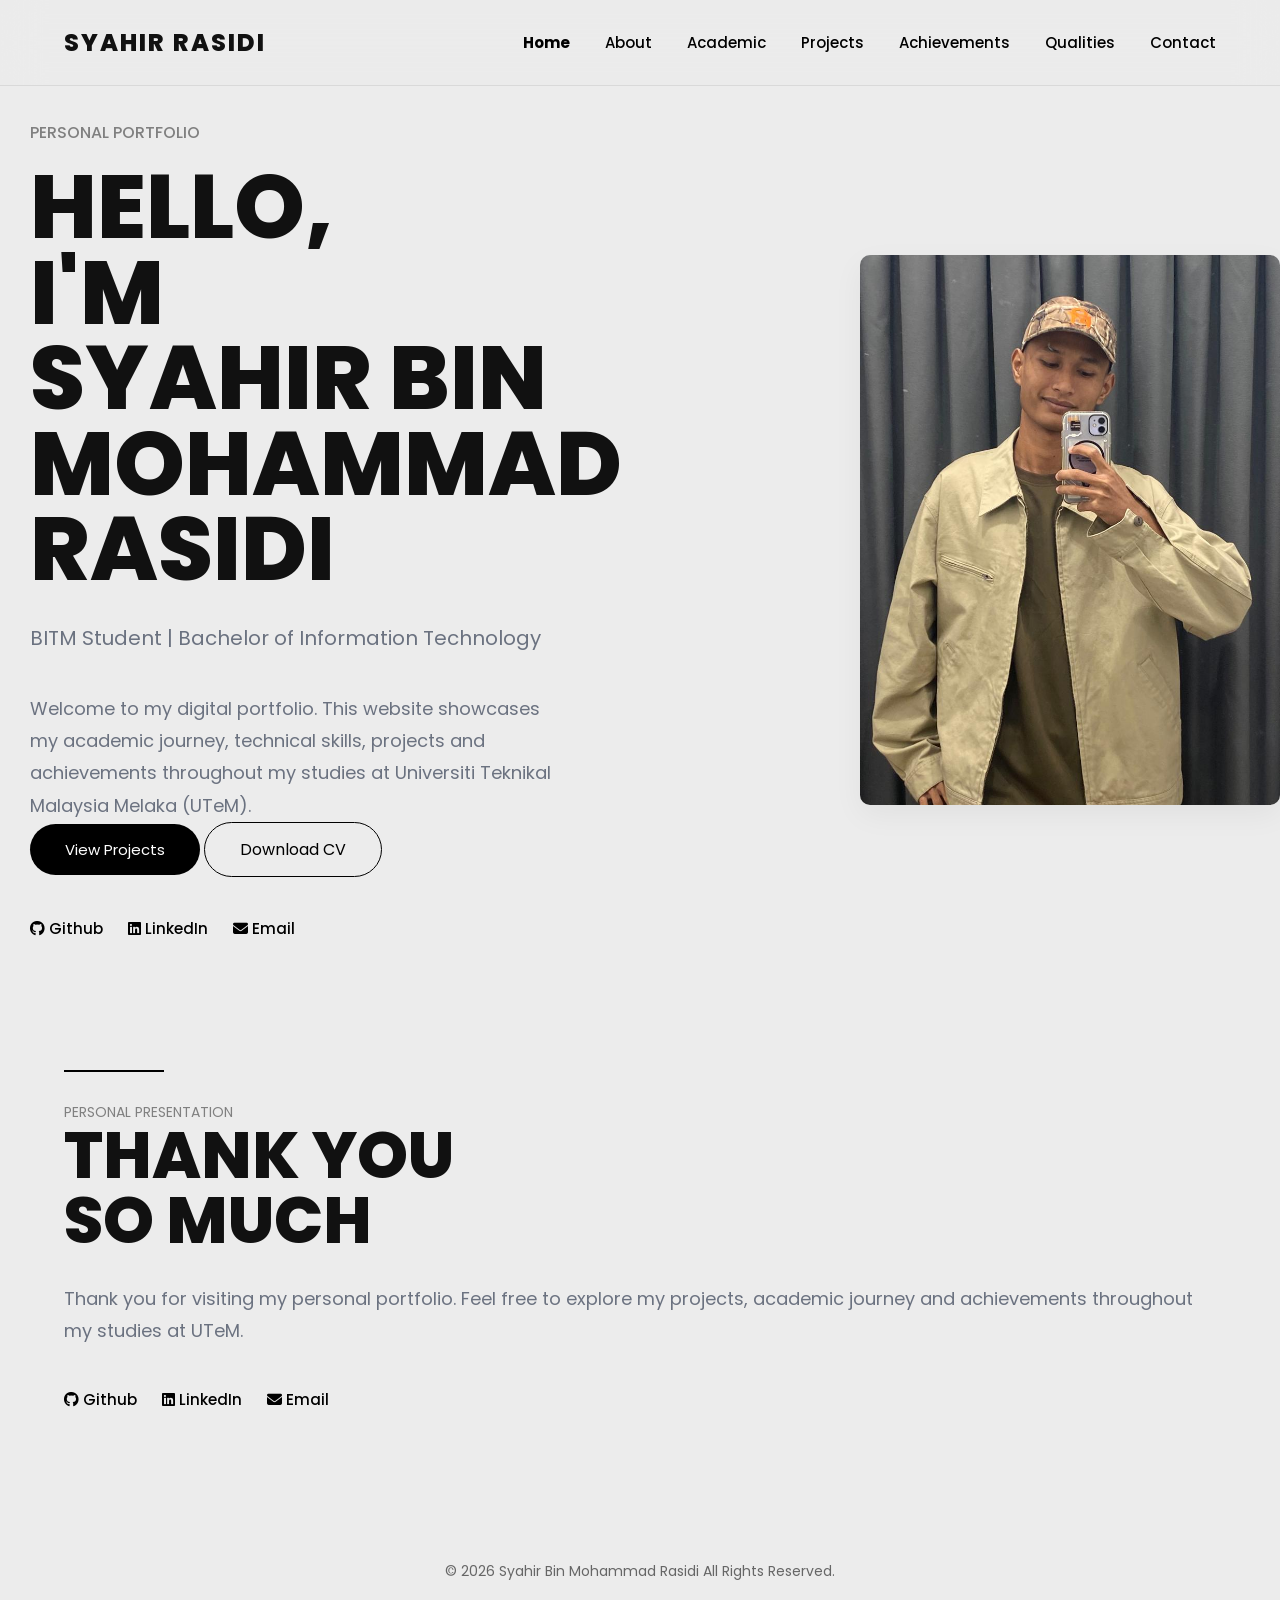
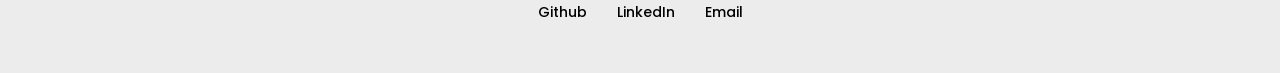
<file: index.html>
<!DOCTYPE html>
<html lang="en">

<head>

<meta charset="UTF-8">

<meta name="viewport"
content="width=device-width, initial-scale=1.0">

<title>

Syahir Bin Mohammad Rasidi

</title>


<link rel="stylesheet"
href="style.css">


<link rel="preconnect"
href="https://fonts.googleapis.com">


<link rel="preconnect"
href="https://fonts.gstatic.com"
crossorigin>



<link href="https://fonts.googleapis.com/css2?family=Poppins:wght@300;400;500;600;700;800&display=swap"
rel="stylesheet">



<link rel="stylesheet"

href="https://cdnjs.cloudflare.com/ajax/libs/font-awesome/6.5.2/css/all.min.css">


</head>



<body>




<!-- ==========================
NAVBAR
=========================== -->


<header>


<nav>


<div class="logo">

SYAHIR RASIDI

</div>



<ul>


<li>

<a href="index.html"

class="active">

Home

</a>

</li>



<li>

<a href="about.html">

About

</a>

</li>



<li>

<a href="academic.html">

Academic

</a>

</li>



<li>

<a href="projects.html">

Projects

</a>

</li>



<li>

<a href="achievements.html">

Achievements

</a>

</li>



<li>

<a href="qualities.html">

Qualities

</a>

</li>



<li>

<a href="contact.html">

Contact

</a>

</li>



</ul>



</nav>


</header>






<!-- ==========================
HERO SECTION
=========================== -->



<section class="hero">


<div class="container hero-left">



<div class="hero-small">

PERSONAL PORTFOLIO

</div>





<h1 class="hero-title">


HELLO,

<br>


I'M


<br>


SYAHIR BIN


<br>


MOHAMMAD RASIDI



</h1>





<p class="hero-subtitle">


BITM Student


|

Bachelor of Information Technology



</p>






<p class="subtitle">


Welcome to my digital portfolio.


This website showcases my academic journey,


technical skills, projects and achievements


throughout my studies at Universiti Teknikal


Malaysia Melaka (UTeM).



</p>






<div class="buttons">



<a href="projects.html"

class="btn">


View Projects


</a>





<a href="CV.pdf"

download

class="btn-outline">


Download CV


</a>



</div>






<div class="hero-social">



<a href="https://github.com/syahir3667/syahir3667.github.io.git"

target="_blank">


<i class="fab fa-github"></i>


Github


</a>





<a href="https://www.linkedin.com/in/syahir-rasidi-0b2280365"

target="_blank">


<i class="fab fa-linkedin"></i>


LinkedIn


</a>





<a href="mailto:syahirasidi@gmail.com">


<i class="fas fa-envelope"></i>


Email


</a>



</div>



</div>






<div class="hero-right">



<img

src="images/profile.jpeg"


alt="Profile"


class="hero-image">



</div>



</section>
<!-- ==========================================
THANK YOU SECTION
========================================== -->

<section class="section">


<div class="container">


<div class="divider"></div>


<p class="small-text">

PERSONAL PRESENTATION

</p>


<h2 class="section-title">

THANK YOU

<br>

SO MUCH

</h2>


<p class="subtitle">

Thank you for visiting my personal portfolio.

Feel free to explore my projects, academic journey

and achievements throughout my studies at UTeM.

</p>



<div class="hero-social">


<a href="https://github.com/syahir3667"
target="_blank">

<i class="fab fa-github"></i>

Github

</a>



<a href="https://www.linkedin.com/in/syahir-rasidi-0b2280365"
target="_blank">

<i class="fab fa-linkedin"></i>

LinkedIn

</a>



<a href="mailto:syahirasidi@gmail.com">

<i class="fas fa-envelope"></i>

Email

</a>


</div>



</div>



</section>





<!-- ==========================================
FOOTER
========================================== -->


<footer>


<div class="container">


<p>

© 2026 Syahir Bin Mohammad Rasidi

All Rights Reserved.

</p>



<div class="footer-social">


<a href="https://github.com/syahir3667"
target="_blank">

Github

</a>



<a href="https://www.linkedin.com/in/syahir-rasidi-0b2280365"
target="_blank">

LinkedIn

</a>



<a href="mailto:syahirasidi@gmail.com">

Email

</a>


</div>



</div>


</footer>





</body>

</html>
</file>
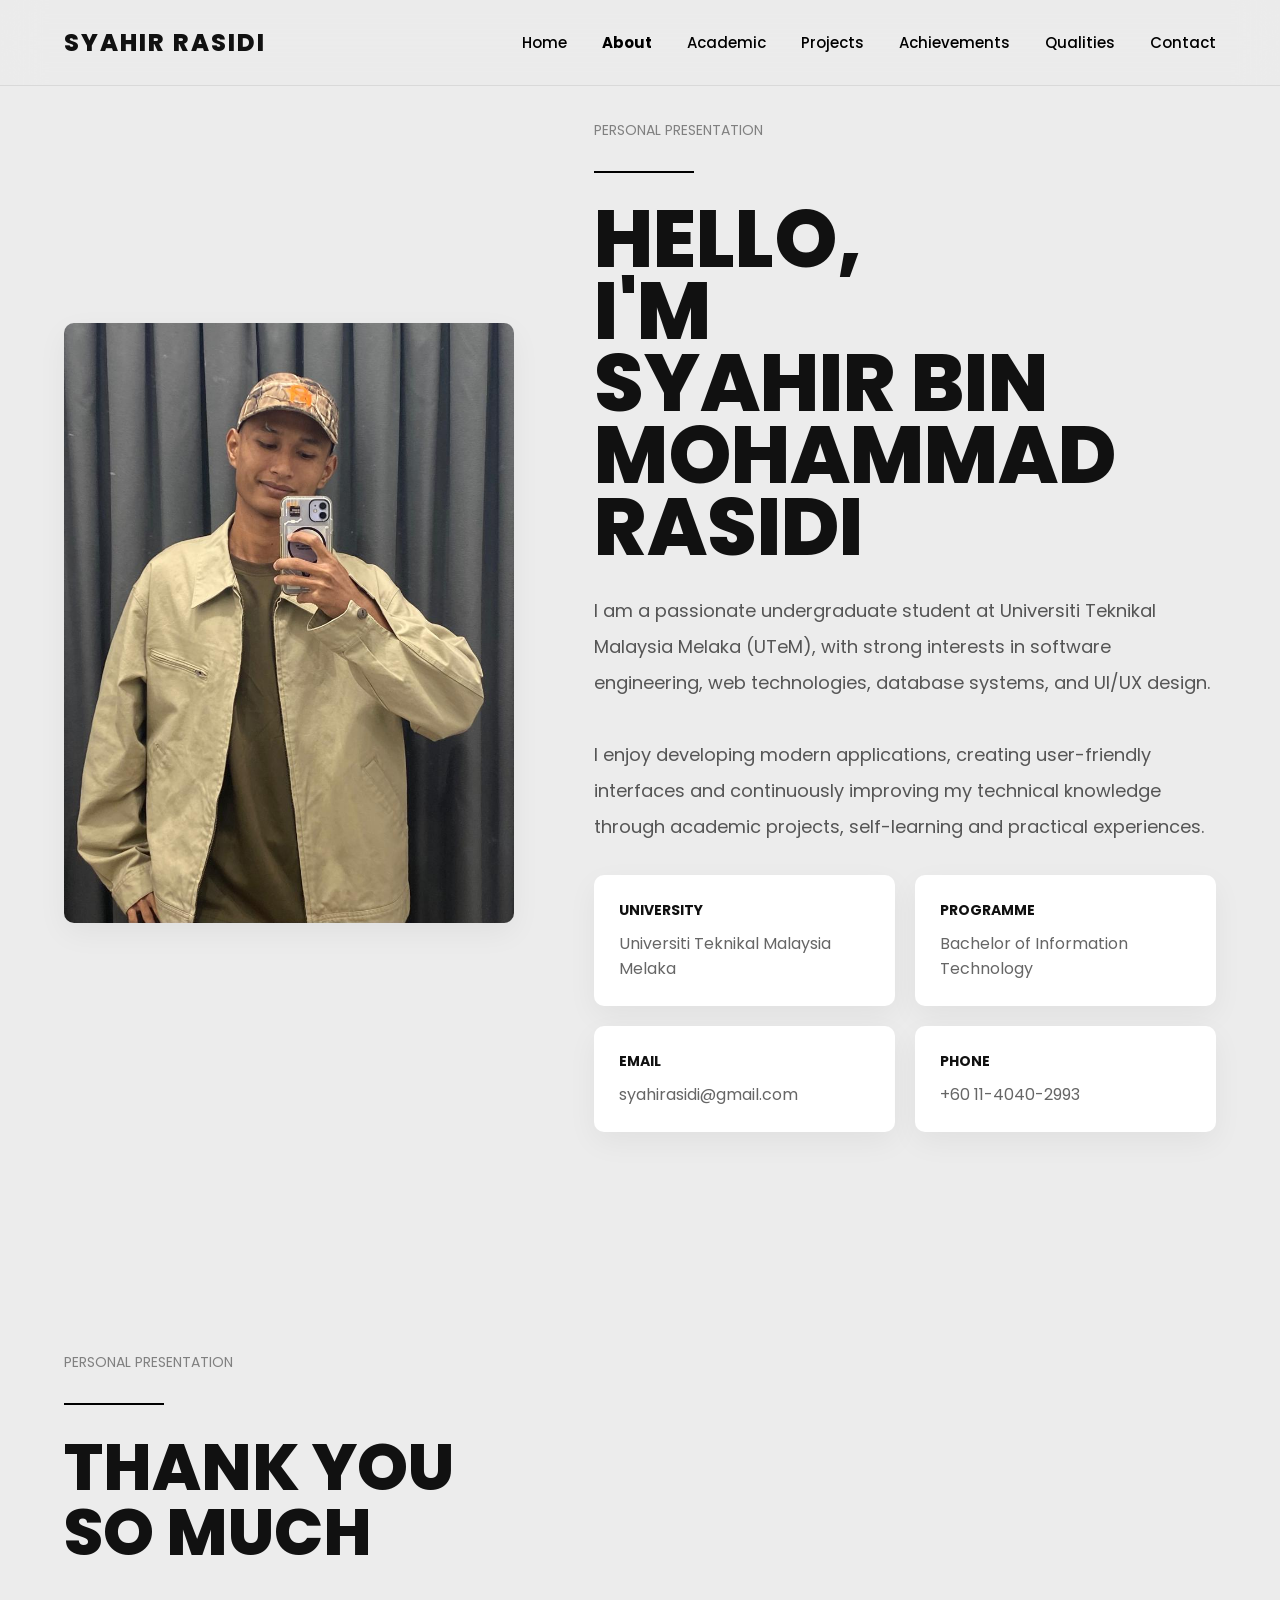
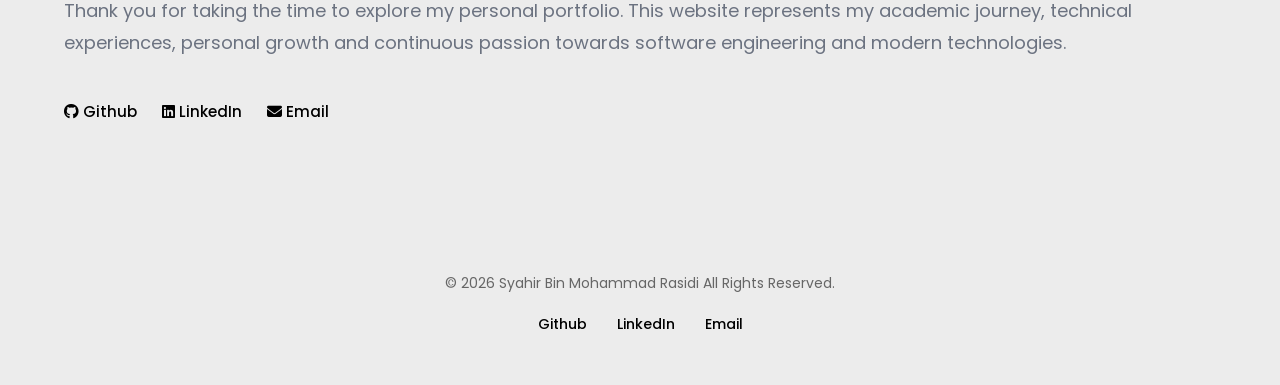
<file: about.html>
<!DOCTYPE html>
<html lang="en">

<head>

<meta charset="UTF-8">

<meta name="viewport"
content="width=device-width, initial-scale=1.0">

<title>

About Me

</title>


<link rel="stylesheet"
href="style.css">


<link rel="preconnect"
href="https://fonts.googleapis.com">


<link rel="preconnect"
href="https://fonts.gstatic.com"
crossorigin>



<link href="https://fonts.googleapis.com/css2?family=Poppins:wght@300;400;500;600;700;800&display=swap"
rel="stylesheet">


<link rel="stylesheet"

href="https://cdnjs.cloudflare.com/ajax/libs/font-awesome/6.5.2/css/all.min.css">


</head>



<body>





<!-- ==========================
NAVBAR
=========================== -->

<header>


<nav>


<div class="logo">

SYAHIR RASIDI

</div>



<ul>


<li>

<a href="index.html">

Home

</a>

</li>



<li>

<a href="about.html"

class="active">

About

</a>

</li>



<li>

<a href="academic.html">

Academic

</a>

</li>



<li>

<a href="projects.html">

Projects

</a>

</li>



<li>

<a href="achievements.html">

Achievements

</a>

</li>



<li>

<a href="qualities.html">

Qualities

</a>

</li>



<li>

<a href="contact.html">

Contact

</a>

</li>


</ul>



</nav>



</header>






<!-- ==========================
ABOUT SECTION
=========================== -->



<section class="about-section">



<div class="container">



<div class="about-container">





<!-- IMAGE -->

<div>


<img

src="images/profile.jpeg"

alt="Profile"


class="about-image">


</div>







<!-- CONTENT -->

<div class="about-content">



<p class="small-text">

PERSONAL PRESENTATION

</p>



<div class="divider"></div>




<h1 class="about-title">


HELLO,

<br>

I'M

<br>

SYAHIR BIN

<br>

MOHAMMAD RASIDI



</h1>






<p class="about-text">


I am a passionate undergraduate student at

Universiti Teknikal Malaysia Melaka (UTeM),

with strong interests in software engineering,

web technologies, database systems,

and UI/UX design.



<br><br>



I enjoy developing modern applications,

creating user-friendly interfaces and

continuously improving my technical

knowledge through academic projects,

self-learning and practical experiences.



</p>





<div class="about-info">




<div class="info-box">


<strong>

University

</strong>



<span>

Universiti Teknikal Malaysia Melaka

</span>


</div>





<div class="info-box">


<strong>

Programme

</strong>


<span>

Bachelor of Information Technology

</span>


</div>






<div class="info-box">


<strong>

Email

</strong>



<span>

syahirasidi@gmail.com

</span>



</div>






<div class="info-box">


<strong>

Phone

</strong>



<span>

+60 11-4040-2993

</span>



</div>





</div>




</div>




</div>



</div>



</section>

<!-- ==========================================
THANK YOU SECTION
========================================== -->

<section class="section">


<div class="container">


<p class="small-text">

PERSONAL PRESENTATION

</p>


<div class="divider"></div>



<h2 class="section-title">

THANK YOU

<br>

SO MUCH

</h2>



<p class="subtitle">

Thank you for taking the time to explore my
personal portfolio.

This website represents my academic journey,
technical experiences, personal growth and
continuous passion towards software engineering
and modern technologies.


</p>



<div class="hero-social">


<a href="https://github.com/syahir3667"
target="_blank">

<i class="fab fa-github"></i>

Github

</a>



<a href="https://www.linkedin.com/in/syahir-rasidi-0b2280365"
target="_blank">

<i class="fab fa-linkedin"></i>

LinkedIn

</a>




<a href="mailto:syahirasidi@gmail.com">


<i class="fas fa-envelope"></i>

Email


</a>



</div>



</div>


</section>






<!-- ==========================================
FOOTER
========================================== -->


<footer>


<div class="container">



<p>

© 2026

Syahir Bin Mohammad Rasidi

All Rights Reserved.


</p>




<div class="footer-social">



<a href="https://github.com/syahir3667"
target="_blank">

Github

</a>




<a href="https://www.linkedin.com/in/syahir-rasidi-0b2280365"
target="_blank">

LinkedIn

</a>




<a href="mailto:syahirasidi@gmail.com">

Email

</a>




</div>



</div>


</footer>





</body>


</html>
</file>
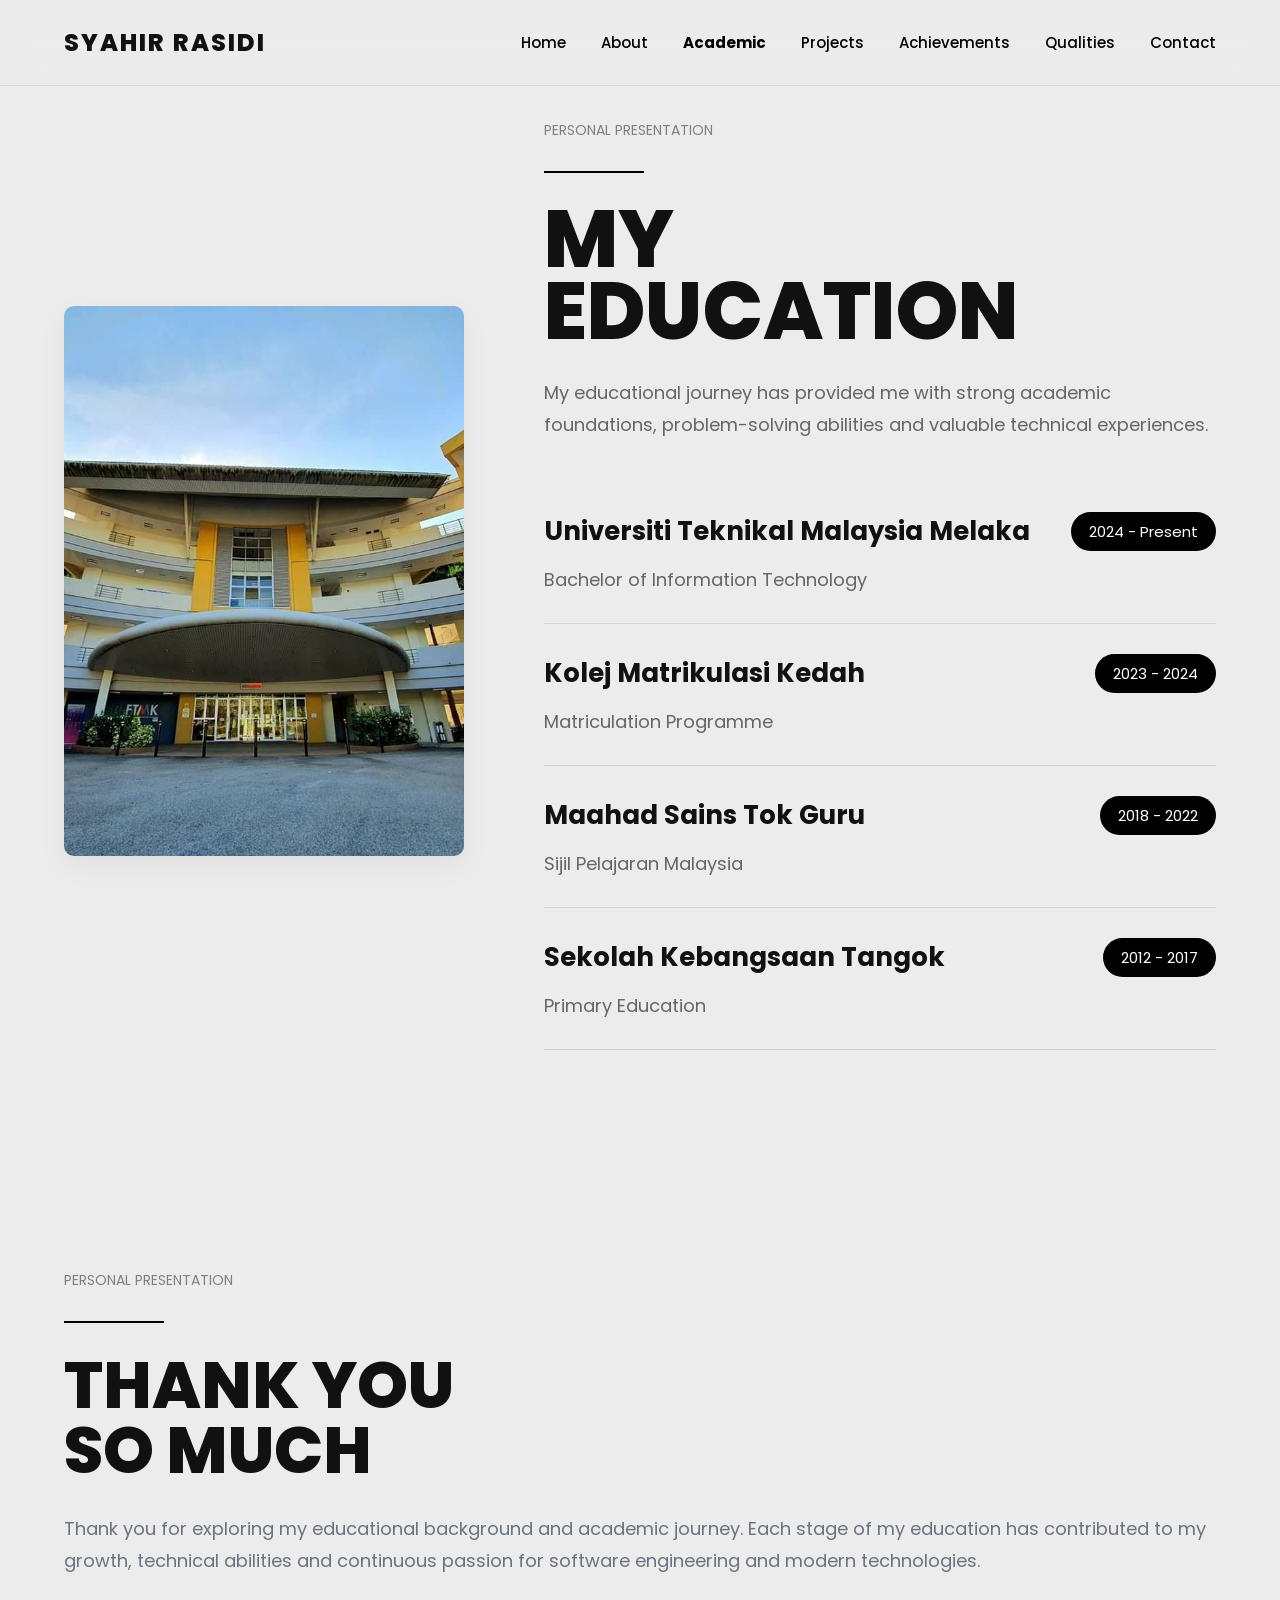
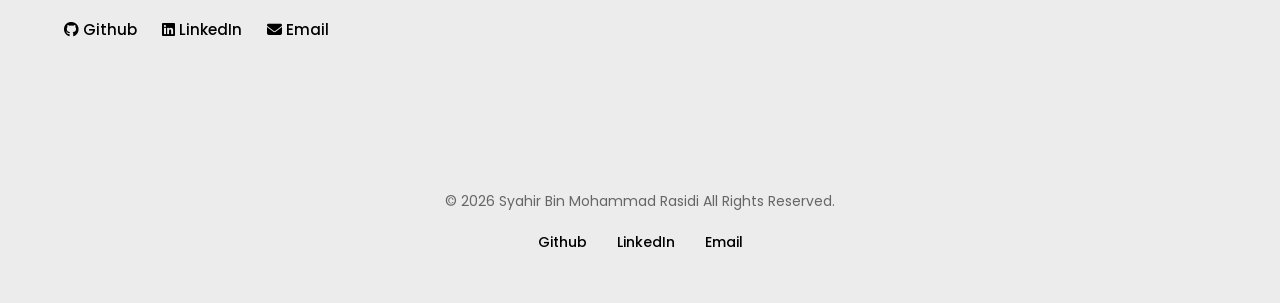
<file: academic.html>
<!DOCTYPE html>

<html lang="en">


<head>

<meta charset="UTF-8">

<meta name="viewport"
content="width=device-width, initial-scale=1.0">


<title>

Academic

</title>



<link rel="stylesheet"
href="style.css">



<link rel="preconnect"
href="https://fonts.googleapis.com">


<link rel="preconnect"
href="https://fonts.gstatic.com"
crossorigin>



<link href="https://fonts.googleapis.com/css2?family=Poppins:wght@300;400;500;600;700;800&display=swap"
rel="stylesheet">


<link rel="stylesheet"

href="https://cdnjs.cloudflare.com/ajax/libs/font-awesome/6.5.2/css/all.min.css">


</head>




<body>





<!-- ==========================
NAVBAR
========================== -->

<header>


<nav>


<div class="logo">

SYAHIR RASIDI

</div>



<ul>


<li>

<a href="index.html">

Home

</a>

</li>



<li>

<a href="about.html">

About

</a>

</li>




<li>

<a href="academic.html"

class="active">

Academic

</a>

</li>



<li>

<a href="projects.html">

Projects

</a>

</li>



<li>

<a href="achievements.html">

Achievements

</a>

</li>



<li>

<a href="qualities.html">

Qualities

</a>

</li>



<li>

<a href="contact.html">

Contact

</a>

</li>


</ul>



</nav>


</header>






<!-- ==========================
ACADEMIC SECTION
========================== -->



<section class="education">



<div class="container">





<div class="education-container">






<!-- LEFT -->


<div>



<img


src="images/utem.jpg"



alt="UTeM"



class="education-image">



</div>






<!-- RIGHT -->



<div class="education-right">





<p class="small-text">

PERSONAL PRESENTATION

</p>




<div class="divider">

</div>






<h1 class="education-title">


MY

<br>

EDUCATION



</h1>






<p class="education-desc">


My educational journey has provided me
with strong academic foundations,
problem-solving abilities and valuable
technical experiences.



</p>







<div class="educations">








<!-- UTeM -->

<div class="edu-item">


<div class="edu-top">


<h2>

Universiti Teknikal Malaysia Melaka


</h2>




<span class="edu-year">

2024 - Present

</span>



</div>



<p class="edu-course">


Bachelor of Information Technology


</p>



</div>








<!-- KMK -->

<div class="edu-item">


<div class="edu-top">


<h2>

Kolej Matrikulasi Kedah


</h2>



<span class="edu-year">


2023 - 2024


</span>


</div>



<p class="edu-course">


Matriculation Programme


</p>



</div>








<!-- MSTG -->


<div class="edu-item">



<div class="edu-top">



<h2>


Maahad Sains Tok Guru


</h2>




<span class="edu-year">


2018 - 2022


</span>



</div>



<p class="edu-course">


Sijil Pelajaran Malaysia


</p>



</div>









<!-- SK TANGOK -->

<div class="edu-item">


<div class="edu-top">


<h2>


Sekolah Kebangsaan Tangok


</h2>




<span class="edu-year">


2012 - 2017


</span>



</div>



<p class="edu-course">


Primary Education


</p>



</div>








</div>






</div>




</div>




</div>



</section>

<!-- ==========================================
THANK YOU SECTION
========================================== -->

<section class="section">


<div class="container">


<p class="small-text">

PERSONAL PRESENTATION

</p>



<div class="divider">

</div>



<h2 class="section-title">

THANK YOU

<br>

SO MUCH

</h2>



<p class="subtitle">


Thank you for exploring my educational
background and academic journey.

Each stage of my education has contributed
to my growth, technical abilities and
continuous passion for software engineering
and modern technologies.



</p>




<div class="hero-social">



<a href="https://github.com/syahir3667"
target="_blank">


<i class="fab fa-github"></i>


Github


</a>





<a href="https://www.linkedin.com/in/syahir-rasidi-0b2280365"

target="_blank">


<i class="fab fa-linkedin"></i>


LinkedIn


</a>






<a href="mailto:syahirasidi@gmail.com">


<i class="fas fa-envelope"></i>


Email


</a>




</div>



</div>


</section>






<!-- ==========================================
FOOTER
========================================== -->


<footer>


<div class="container">



<p>


© 2026

Syahir Bin Mohammad Rasidi


All Rights Reserved.



</p>





<div class="footer-social">



<a href="https://github.com/syahir3667"

target="_blank">

Github

</a>





<a href="https://www.linkedin.com/in/syahir-rasidi-0b2280365"

target="_blank">


LinkedIn


</a>






<a href="mailto:syahirasidi@gmail.com">


Email


</a>




</div>



</div>


</footer>





</body>

</html>
</file>
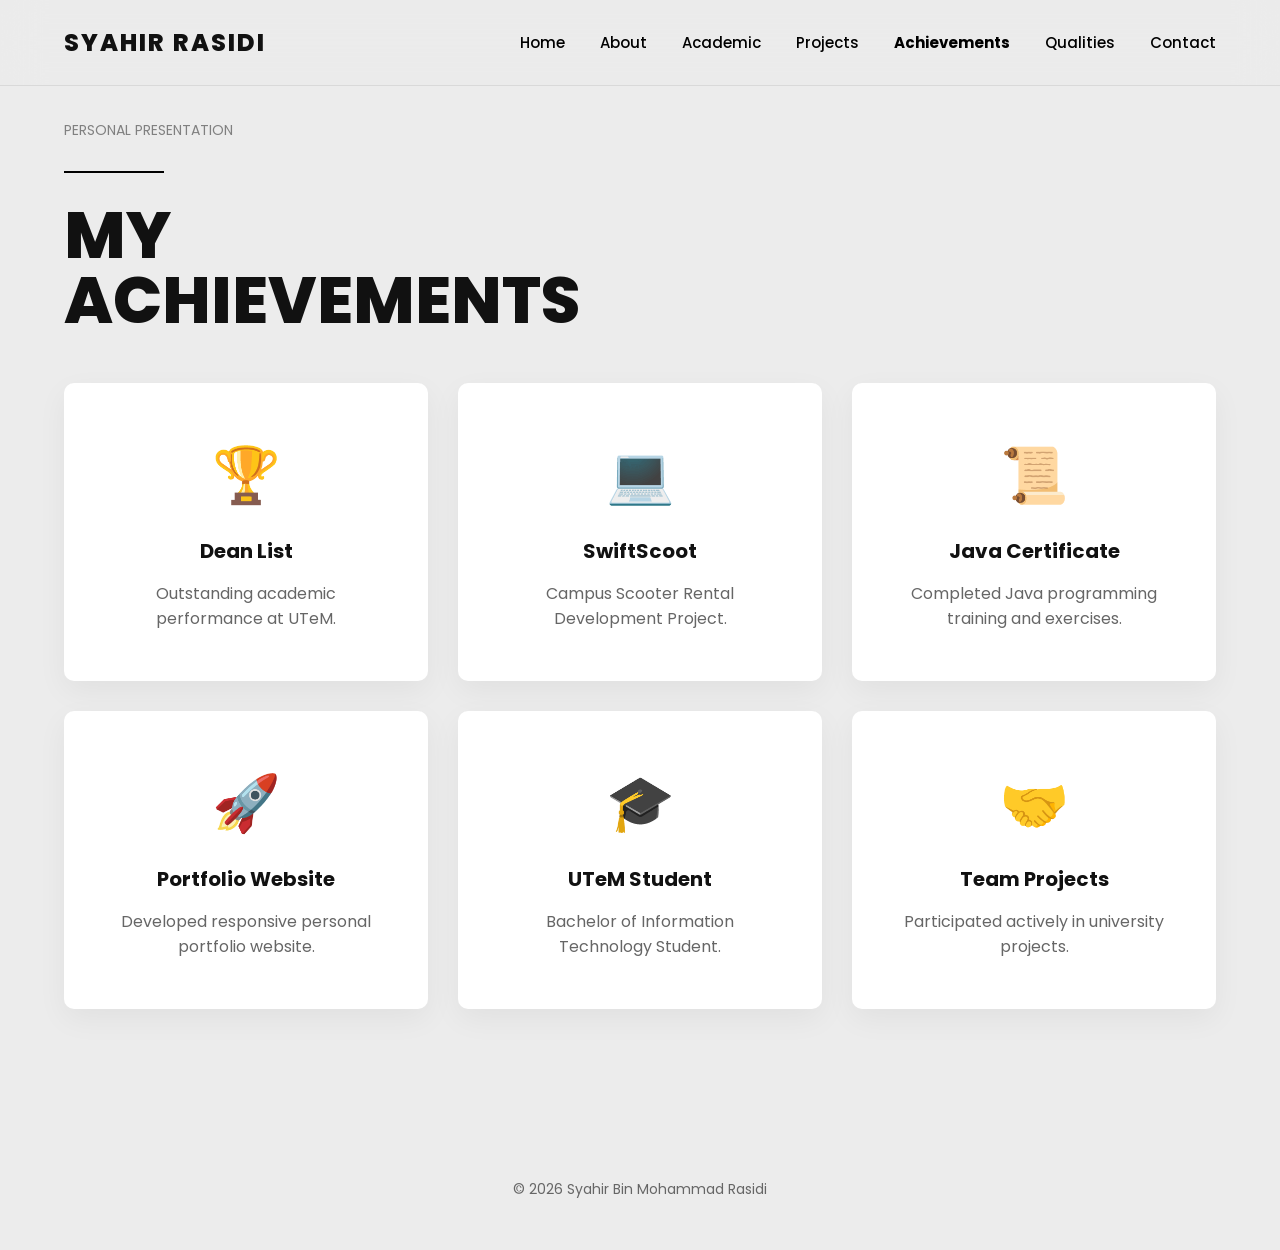
<file: achievements.html>
<!DOCTYPE html>
<html lang="en">

<head>

<meta charset="UTF-8">

<meta name="viewport"
content="width=device-width, initial-scale=1.0">


<title>

Achievements

</title>


<link rel="stylesheet"
href="style.css">


<link rel="stylesheet"

href="https://cdnjs.cloudflare.com/ajax/libs/font-awesome/6.5.2/css/all.min.css">


</head>


<body>



<header>

<nav>

<div class="logo">

SYAHIR RASIDI

</div>


<ul>

<li><a href="index.html">Home</a></li>

<li><a href="about.html">About</a></li>

<li><a href="academic.html">Academic</a></li>

<li><a href="projects.html">Projects</a></li>

<li><a href="achievements.html"
class="active">

Achievements

</a></li>

<li><a href="qualities.html">Qualities</a></li>

<li><a href="contact.html">Contact</a></li>

</ul>

</nav>

</header>






<section class="achievements">

<div class="container">


<p class="small-text">

PERSONAL PRESENTATION

</p>



<div class="divider"></div>



<h1 class="section-title">

MY


<br>

ACHIEVEMENTS


</h1>





<div class="achievement-grid">




<div class="achievement-card">

<h2>🏆</h2>

<h3>Dean List</h3>

<p>

Outstanding academic performance
at UTeM.

</p>

</div>





<div class="achievement-card">

<h2>💻</h2>

<h3>SwiftScoot</h3>

<p>

Campus Scooter Rental
Development Project.

</p>

</div>






<div class="achievement-card">

<h2>📜</h2>

<h3>Java Certificate</h3>

<p>

Completed Java programming
training and exercises.

</p>

</div>






<div class="achievement-card">

<h2>🚀</h2>

<h3>Portfolio Website</h3>

<p>

Developed responsive
personal portfolio website.

</p>

</div>






<div class="achievement-card">

<h2>🎓</h2>

<h3>UTeM Student</h3>

<p>

Bachelor of Information
Technology Student.

</p>

</div>






<div class="achievement-card">

<h2>🤝</h2>

<h3>Team Projects</h3>

<p>

Participated actively
in university projects.

</p>

</div>




</div>



</div>

</section>





<footer>


<div class="container">


<p>

© 2026

Syahir Bin Mohammad Rasidi


</p>


</div>


</footer>



</body>


</html>
</file>
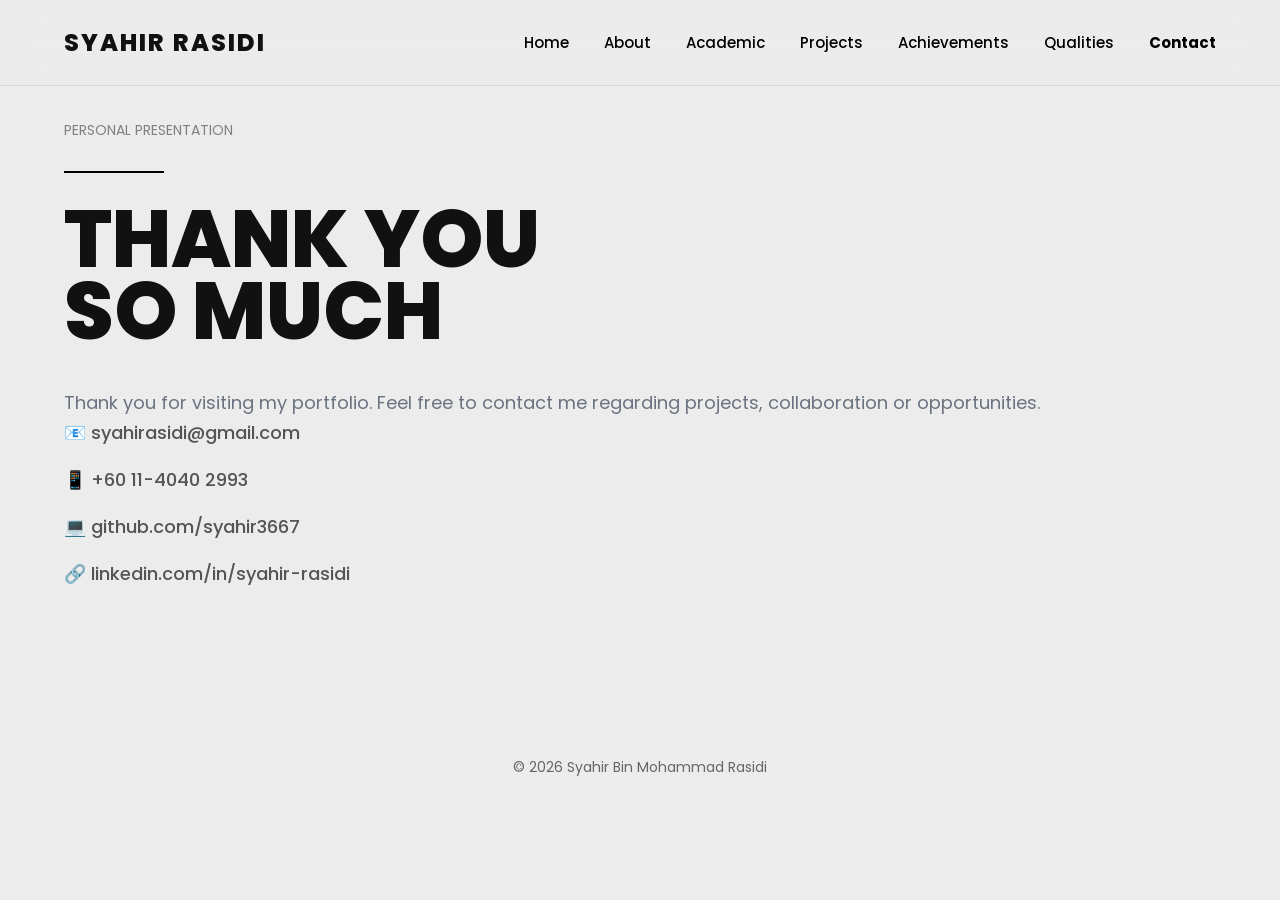
<file: contact.html>
<!DOCTYPE html>
<html lang="en">

<head>

<meta charset="UTF-8">

<meta name="viewport"
content="width=device-width, initial-scale=1.0">


<title>

Contact

</title>



<link rel="stylesheet"

href="style.css">



<link rel="stylesheet"

href="https://cdnjs.cloudflare.com/ajax/libs/font-awesome/6.5.2/css/all.min.css">


</head>



<body>



<header>

<nav>

<div class="logo">

SYAHIR RASIDI

</div>



<ul>

<li><a href="index.html">Home</a></li>

<li><a href="about.html">About</a></li>

<li><a href="academic.html">Academic</a></li>

<li><a href="projects.html">Projects</a></li>

<li><a href="achievements.html">Achievements</a></li>

<li><a href="qualities.html">Qualities</a></li>

<li>

<a href="contact.html"

class="active">

Contact

</a>

</li>

</ul>


</nav>

</header>






<section class="contact">


<div class="container">


<p class="small-text">

PERSONAL PRESENTATION

</p>



<div class="divider"></div>




<h1 class="contact-title">


THANK YOU


<br>

SO MUCH



</h1>






<p class="subtitle">

Thank you for visiting my portfolio.

Feel free to contact me regarding
projects, collaboration or opportunities.


</p>






<div class="contact-info">





<div class="contact-item">

📧

syahirasidi@gmail.com


</div>






<div class="contact-item">


📱


+60 11-4040 2993


</div>






<div class="contact-item">


💻


github.com/syahir3667


</div>







<div class="contact-item">


🔗


linkedin.com/in/syahir-rasidi


</div>






</div>




</div>



</section>






<footer>


<div class="container">



<p>


© 2026


Syahir Bin Mohammad Rasidi



</p>



</div>


</footer>




</body>

</html>
</file>
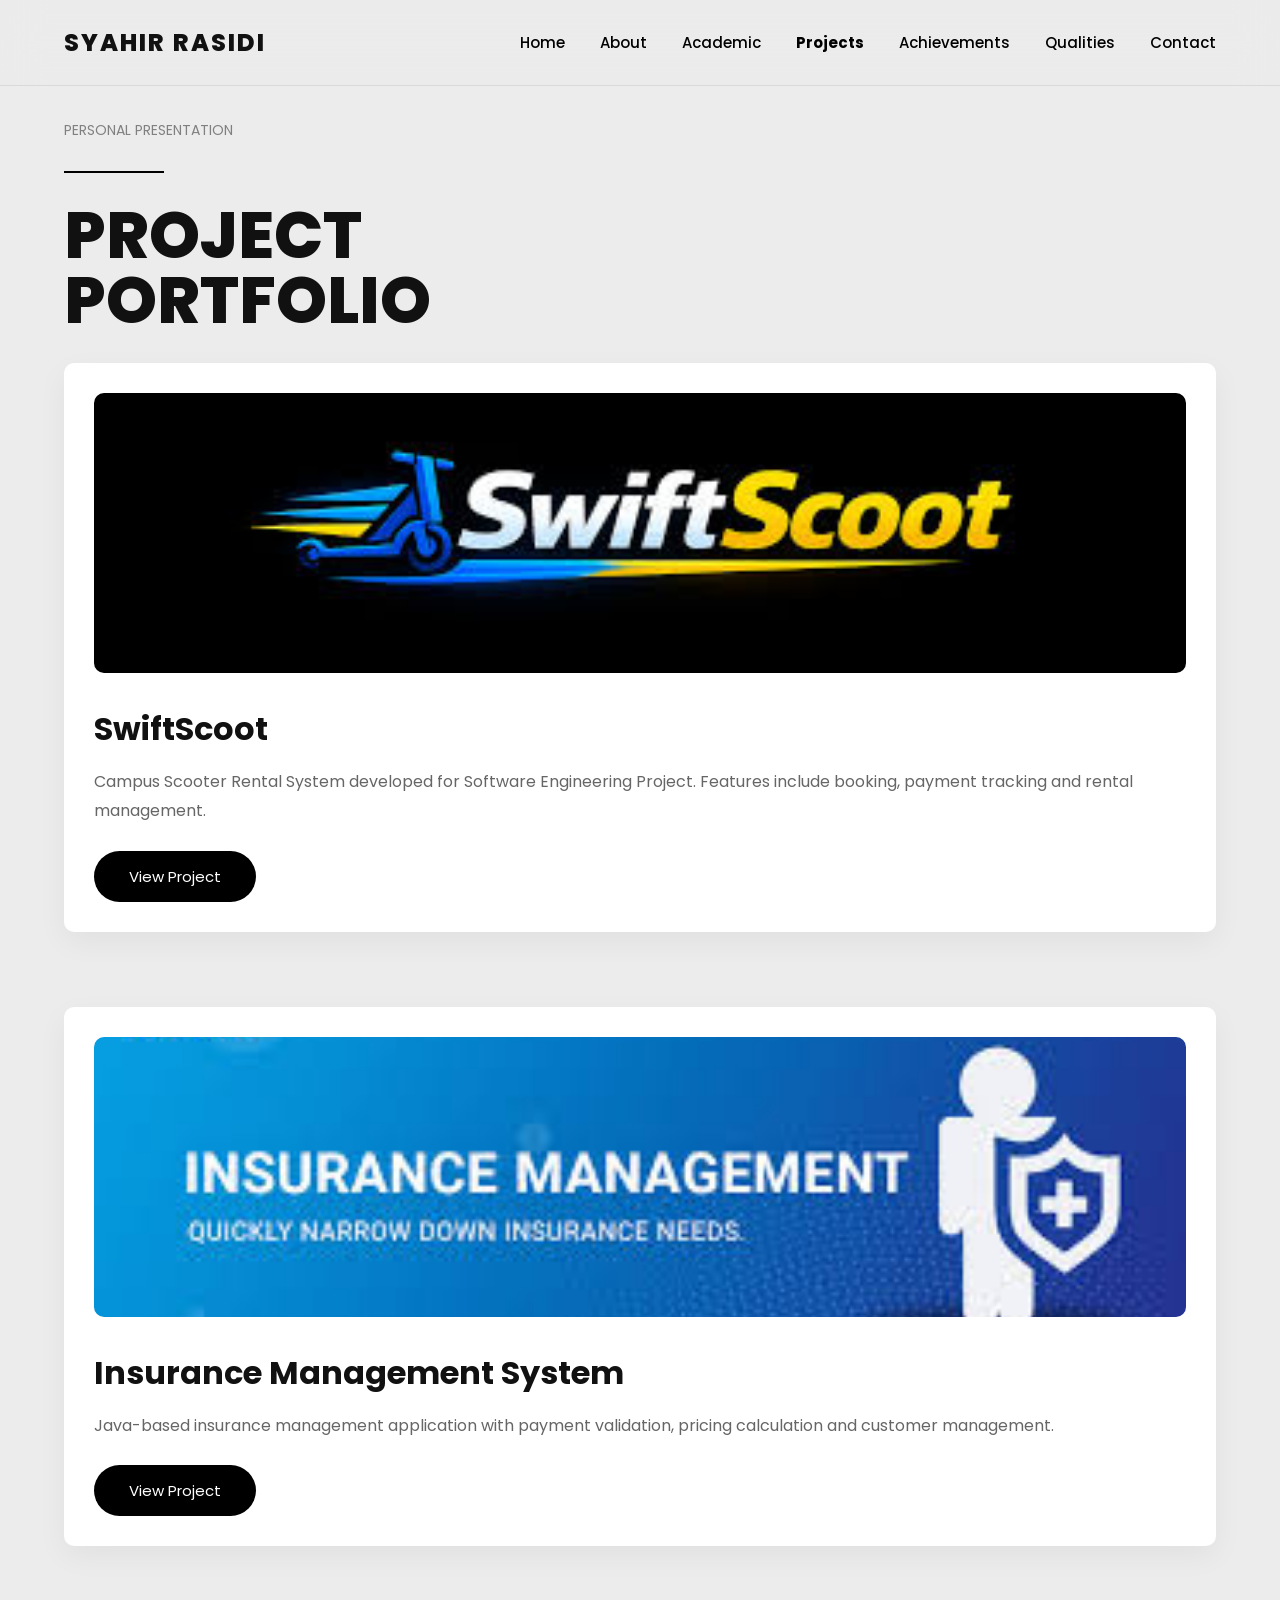
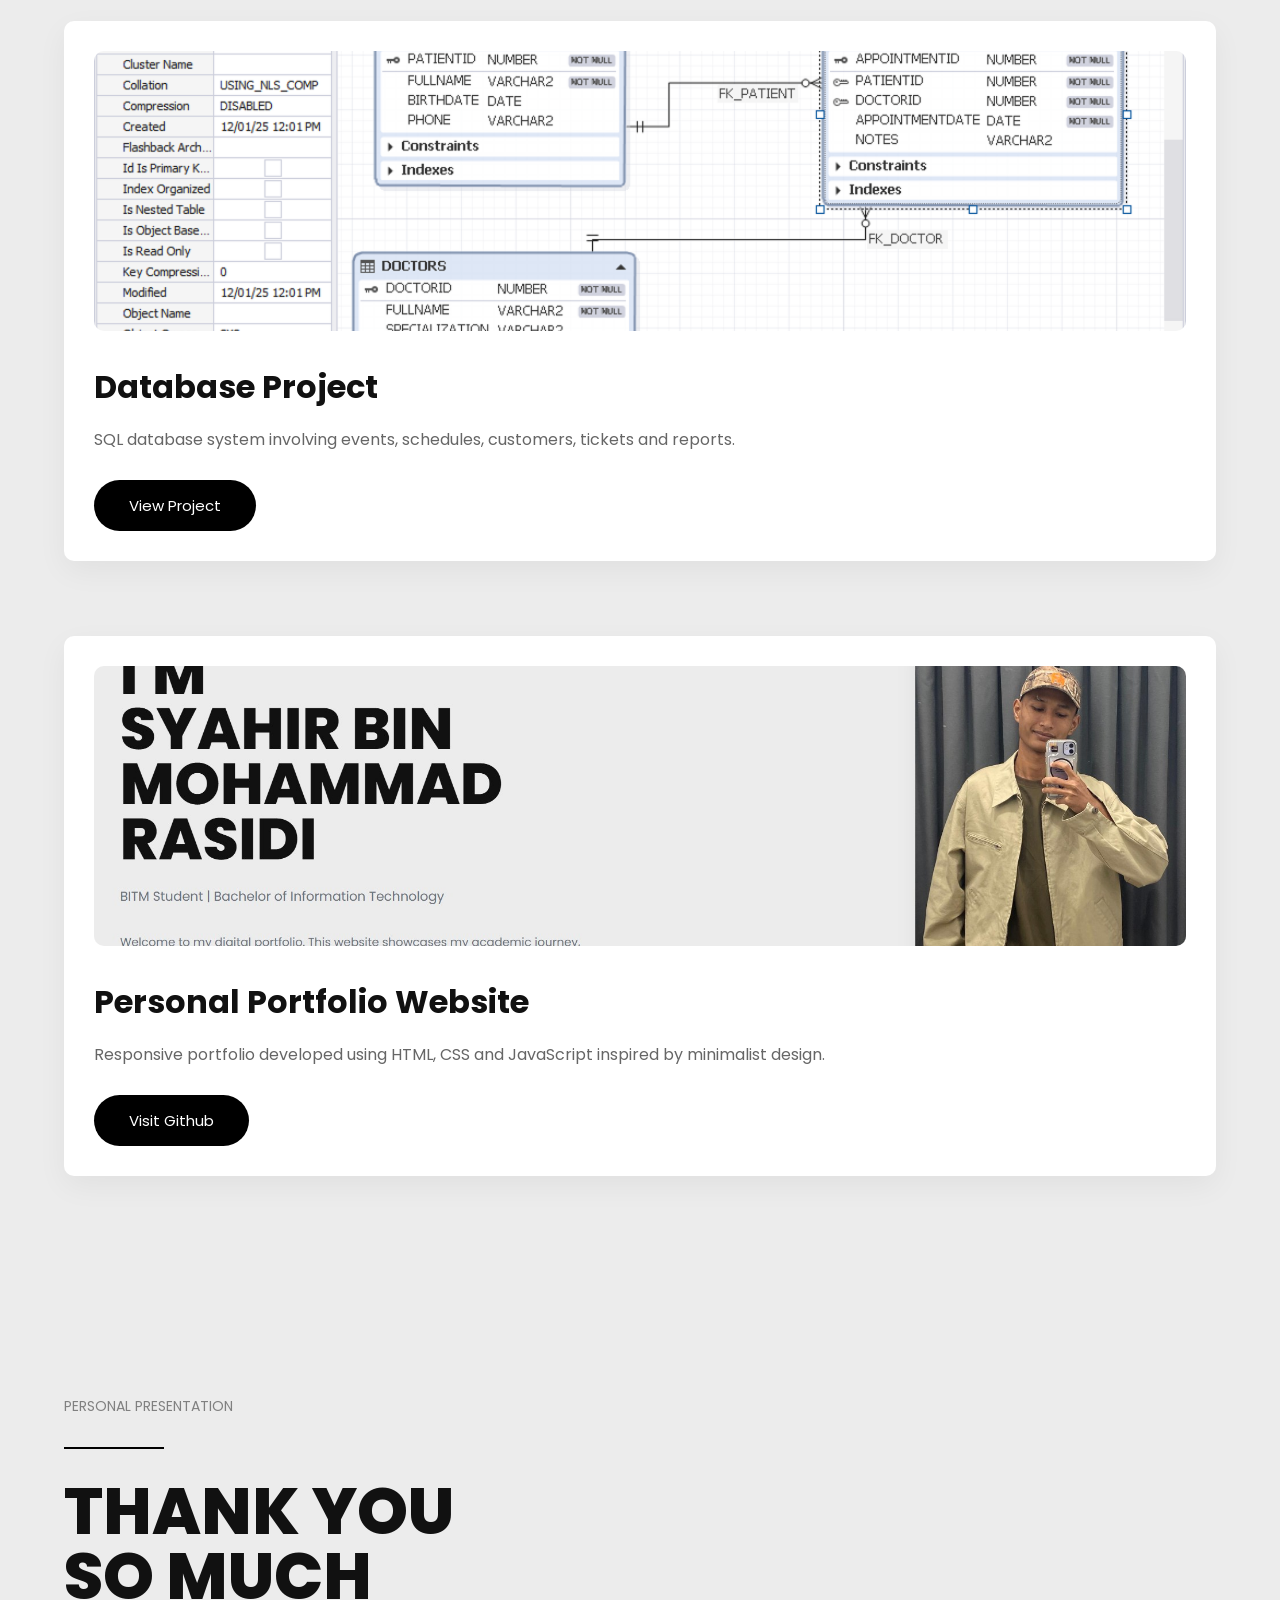
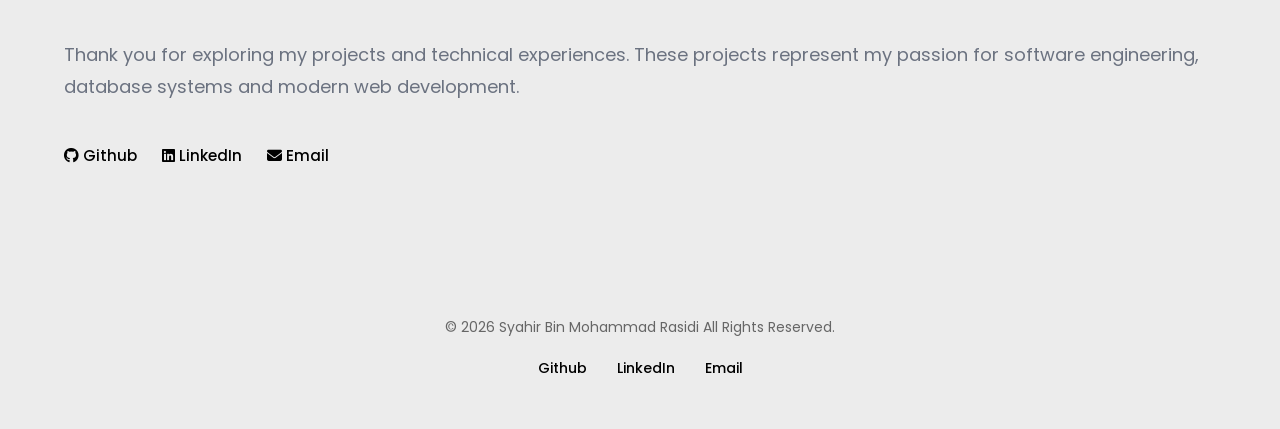
<file: projects.html>
<!DOCTYPE html>
<html lang="en">

<head>

<meta charset="UTF-8">

<meta name="viewport"
content="width=device-width, initial-scale=1.0">

<title>

Projects

</title>

<link rel="stylesheet"
href="style.css">


<link rel="preconnect"
href="https://fonts.googleapis.com">


<link rel="preconnect"
href="https://fonts.gstatic.com"
crossorigin>


<link href="https://fonts.googleapis.com/css2?family=Poppins:wght@300;400;500;600;700;800&display=swap"
rel="stylesheet">


<link rel="stylesheet"

href="https://cdnjs.cloudflare.com/ajax/libs/font-awesome/6.5.2/css/all.min.css">

</head>


<body>




<header>

<nav>

<div class="logo">

SYAHIR RASIDI

</div>



<ul>


<li>

<a href="index.html">

Home

</a>

</li>


<li>

<a href="about.html">

About

</a>

</li>


<li>

<a href="academic.html">

Academic

</a>

</li>



<li>

<a href="projects.html"

class="active">

Projects

</a>

</li>



<li>

<a href="achievements.html">

Achievements

</a>

</li>



<li>

<a href="qualities.html">

Qualities

</a>

</li>



<li>

<a href="contact.html">

Contact

</a>

</li>



</ul>

</nav>

</header>





<section class="projects">


<div class="container">



<p class="small-text">

PERSONAL PRESENTATION

</p>



<div class="divider"></div>




<h1 class="section-title">


PROJECT

<br>

PORTFOLIO


</h1>






<!-- SwiftScoot -->


<div class="project-card">


<img

src="images/swiftscoot.jpg"

class="project-image">



<h2>

SwiftScoot

</h2>



<p>

Campus Scooter Rental System developed
for Software Engineering Project.


Features include booking,
payment tracking and rental management.


</p>



<a

href="#"

class="btn"

onclick="openModal('swift')">


View Project


</a>



</div>





<br><br><br>







<!-- Insurance -->



<div class="project-card">


<img

src="images/insurance.jpg"

class="project-image">



<h2>


Insurance Management System


</h2>



<p>


Java-based insurance management
application with payment validation,
pricing calculation and customer
management.


</p>



<a

href="#"

class="btn"

onclick="openModal('insurance')">


View Project


</a>



</div>





<br><br><br>







<!-- Database -->



<div class="project-card">


<img

src="images/database.png"

class="project-image">



<h2>

Database Project


</h2>



<p>


SQL database system involving
events, schedules, customers,
tickets and reports.



</p>



<a

href="#"

class="btn"

onclick="openModal('database')">


View Project


</a>



</div>






<br><br><br>







<!-- Portfolio -->



<div class="project-card">


<img

src="images/portfolio.jpg"

class="project-image">



<h2>

Personal Portfolio Website


</h2>



<p>


Responsive portfolio developed
using HTML, CSS and JavaScript
inspired by minimalist design.


</p>




<a

href="https://github.com/syahir3667"

target="_blank"

class="btn">


Visit Github


</a>



</div>




</div>


</section>






<!-- APPLE MODAL -->


<div

class="modal"

id="modal">



<div

class="modal-box">



<span

class="close"

onclick="closeModal()">

&times;

</span>




<img

id="modal-img">



<h2

id="modal-title">

</h2>




<p

id="modal-desc">

</p>



</div>


</div>

<!-- ==========================================
THANK YOU SECTION
========================================== -->

<section class="section">

<div class="container">


<p class="small-text">

PERSONAL PRESENTATION

</p>


<div class="divider"></div>



<h2 class="section-title">

THANK YOU

<br>

SO MUCH

</h2>



<p class="subtitle">

Thank you for exploring my projects and
technical experiences. These projects
represent my passion for software engineering,
database systems and modern web development.

</p>



<div class="hero-social">


<a href="https://github.com/syahir3667"
target="_blank">

<i class="fab fa-github"></i>

Github

</a>




<a href="https://www.linkedin.com/in/syahir-rasidi-0b2280365"
target="_blank">

<i class="fab fa-linkedin"></i>

LinkedIn

</a>




<a href="mailto:syahirasidi@gmail.com">

<i class="fas fa-envelope"></i>

Email

</a>


</div>


</div>

</section>





<!-- ==========================================
FOOTER
========================================== -->

<footer>


<div class="container">


<p>

© 2026

Syahir Bin Mohammad Rasidi

All Rights Reserved.


</p>



<div class="footer-social">



<a href="https://github.com/syahir3667"
target="_blank">

Github

</a>




<a href="https://www.linkedin.com/in/syahir-rasidi-0b2280365"
target="_blank">

LinkedIn

</a>




<a href="mailto:syahirasidi@gmail.com">

Email

</a>



</div>


</div>


</footer>





<script>



function openModal(project){


let img =
document.getElementById("modal-img");


let title =
document.getElementById("modal-title");


let desc =
document.getElementById("modal-desc");



if(project=="swift"){


img.src=
"images/swiftscoot.jpg";


title.innerHTML=
"SwiftScoot";



desc.innerHTML=`

Campus Scooter Rental System


<br><br>


Technologies


<br><br>


• HTML


<br>

• CSS


<br>

• JavaScript



<br><br>



Features



<br><br>


• Booking System


<br>

• Payment Tracking


<br>

• Rental Management


<br>

• User Dashboard


`;

}




if(project=="insurance"){


img.src=
"images/insurance.jpg";



title.innerHTML=
"Insurance Management System";



desc.innerHTML=`


Java-based Insurance Application



<br><br>


Technologies



<br><br>


• Java


<br>

• OOP


<br>

• Validation




<br><br>


Features



<br><br>


• Insurance Pricing


<br>

• Customer Management


<br>

• Payment Validation


`;

}



if(project=="database"){


img.src=
"images/database.png";


title.innerHTML=
"Database Project";



desc.innerHTML=`


SQL Database System



<br><br>


Technologies


<br><br>


• SQL


<br>

• Oracle


<br>

• ERD




<br><br>



Features


<br><br>


• Event Records


<br>

• Customer Management


<br>

• Reports


<br>

• Ticketing


`;

}



document.getElementById("modal").style.display="flex";


}




function closeModal(){


document.getElementById("modal").style.display="none";


}




window.onclick=function(event){


let modal=
document.getElementById("modal");


if(event.target==modal){

modal.style.display="none";

}


}



</script>





</body>

</html>
</file>
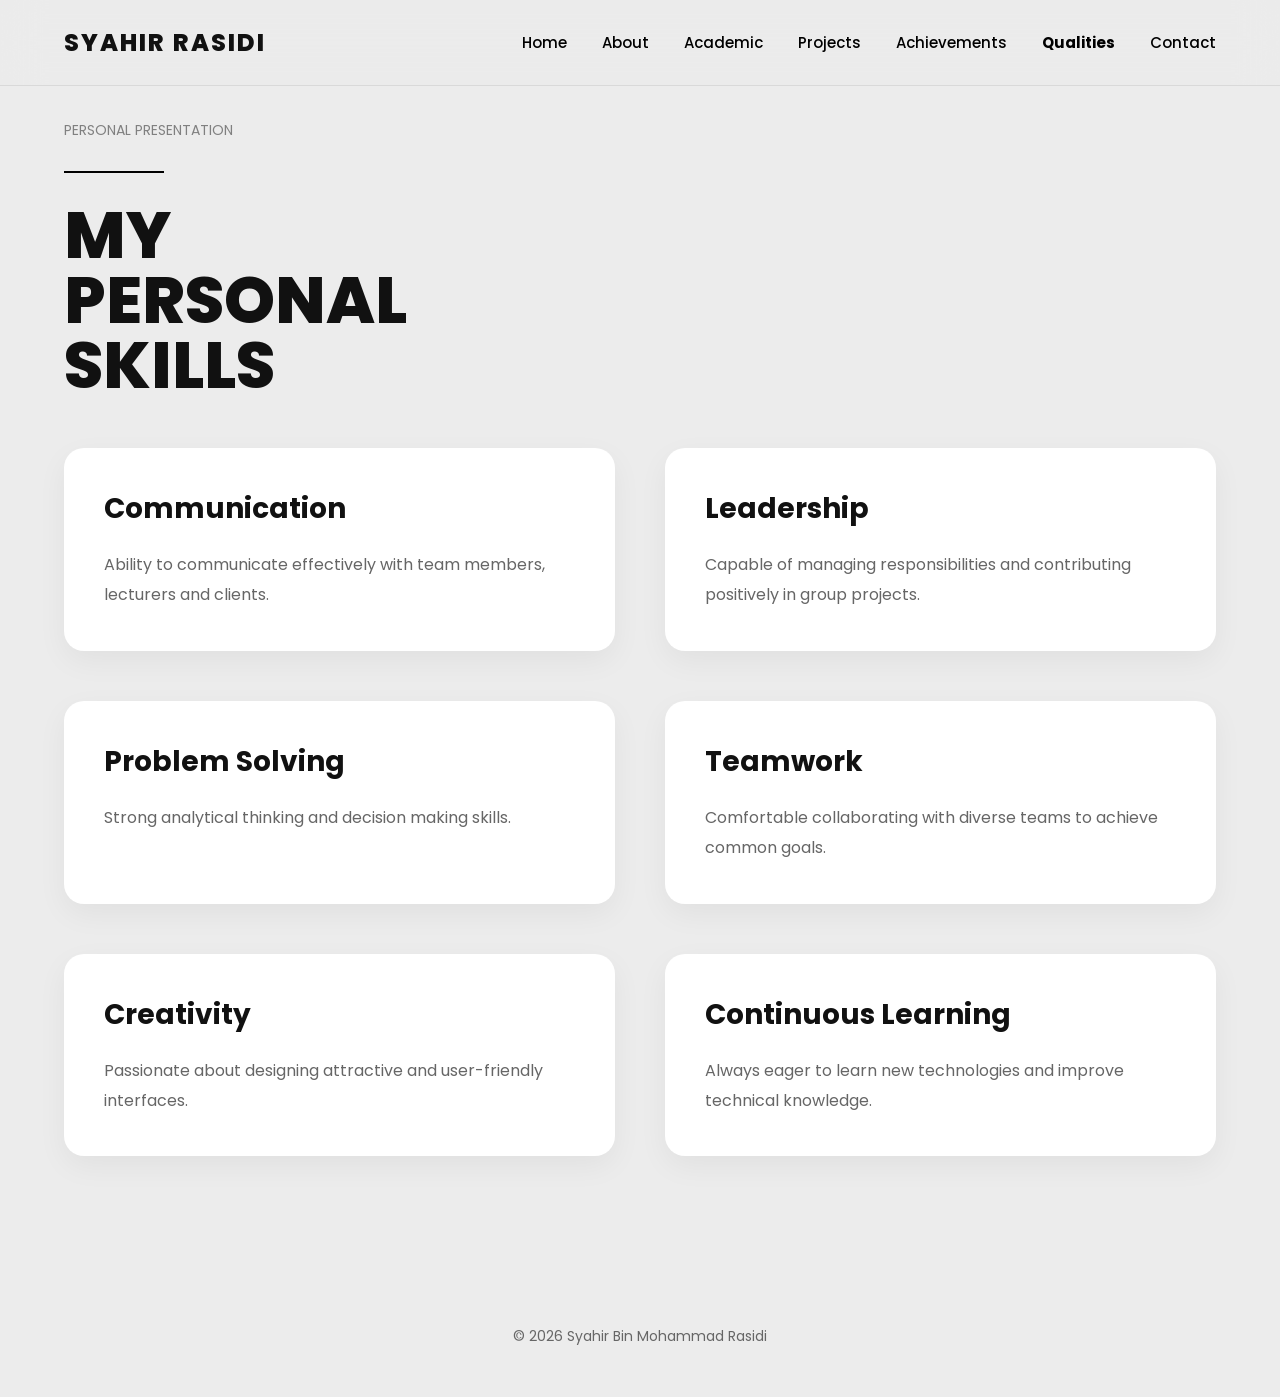
<file: qualities.html>
<!DOCTYPE html>
<html lang="en">

<head>

<meta charset="UTF-8">

<meta name="viewport"
content="width=device-width, initial-scale=1.0">


<title>

Qualities

</title>


<link rel="stylesheet"
href="style.css">


<link rel="stylesheet"

href="https://cdnjs.cloudflare.com/ajax/libs/font-awesome/6.5.2/css/all.min.css">

</head>



<body>



<header>

<nav>

<div class="logo">

SYAHIR RASIDI

</div>


<ul>

<li><a href="index.html">Home</a></li>

<li><a href="about.html">About</a></li>

<li><a href="academic.html">Academic</a></li>

<li><a href="projects.html">Projects</a></li>

<li><a href="achievements.html">Achievements</a></li>

<li><a href="qualities.html" class="active">

Qualities

</a></li>

<li><a href="contact.html">Contact</a></li>

</ul>


</nav>


</header>






<section class="skills">


<div class="container">



<p class="small-text">

PERSONAL PRESENTATION

</p>


<div class="divider"></div>



<h1 class="section-title">

MY

<br>

PERSONAL

<br>

SKILLS

</h1>






<div class="skills-container">






<div class="skill-box">

<h2>

Communication

</h2>


<p>

Ability to communicate effectively with team members, lecturers and clients.

</p>

</div>






<div class="skill-box">

<h2>

Leadership

</h2>


<p>

Capable of managing responsibilities and contributing positively in group projects.

</p>

</div>






<div class="skill-box">

<h2>

Problem Solving

</h2>


<p>

Strong analytical thinking and decision making skills.

</p>

</div>






<div class="skill-box">

<h2>

Teamwork

</h2>


<p>

Comfortable collaborating with diverse teams to achieve common goals.

</p>

</div>






<div class="skill-box">

<h2>

Creativity

</h2>


<p>

Passionate about designing attractive and user-friendly interfaces.

</p>

</div>






<div class="skill-box">

<h2>

Continuous Learning

</h2>


<p>

Always eager to learn new technologies and improve technical knowledge.

</p>

</div>



</div>


</div>

</section>






<footer>


<div class="container">


<p>

© 2026

Syahir Bin Mohammad Rasidi


</p>


</div>


</footer>




</body>

</html>
</file>
<file: style.css>
/* ==========================================
   GOOGLE FONT
========================================== */

@import url('https://fonts.googleapis.com/css2?family=Poppins:wght@300;400;500;600;700;800&display=swap');



/* ==========================================
   RESET
========================================== */

*{
margin:0;
padding:0;
box-sizing:border-box;
font-family:'Poppins',sans-serif;
}


html{

scroll-behavior:smooth;

}


body{

background:#ECECEC;

color:#111111;

overflow-x:hidden;

}




/* ==========================================
   COLORS
========================================== */


:root{

--primary:#111111;

--secondary:#6B7280;

--border:#D1D5DB;

--background:#ECECEC;

--white:#ffffff;

--card:#F8F8F8;

--shadow:

0 10px 30px rgba(0,0,0,.05);


}




/* ==========================================
   REUSABLE
========================================== */


.container{

width:90%;

max-width:1200px;

margin:auto;

}



.page{

padding:120px 0;

}



.section{

padding:100px 0;

}



.section-title{


font-size:65px;

font-weight:800;

line-height:1;

text-transform:uppercase;

margin-bottom:30px;


}



.subtitle{


font-size:18px;

font-weight:400;

color:var(--secondary);

line-height:1.8;


}



.divider{


width:100px;

height:2px;

background:black;

margin:30px 0;


}



.small-text{


font-size:14px;

color:gray;


}





/* ==========================================
   NAVBAR
========================================== */


header{


position:fixed;

top:0;

left:0;

width:100%;

z-index:999;


backdrop-filter:blur(20px);

background:

rgba(236,236,236,.85);



border-bottom:

1px solid rgba(0,0,0,.08);



}



nav{


width:90%;

max-width:1200px;

margin:auto;



display:flex;

justify-content:space-between;

align-items:center;



padding:25px 0;



}




.logo{


font-size:24px;

font-weight:800;

letter-spacing:2px;


}




nav ul{


display:flex;

gap:35px;


list-style:none;



}



nav ul li a{


text-decoration:none;

font-size:15px;

font-weight:500;


color:black;



position:relative;



transition:.3s;


}




nav ul li a:hover{


color:#6B7280;


}





nav ul li a::after{


content:"";


position:absolute;


bottom:-8px;

left:0;



width:0;


height:2px;


background:black;


transition:.3s;


}




nav ul li a:hover::after{


width:100%;


}




.active{


font-weight:700;


}




/* ==========================================
   BUTTONS
========================================== */



.btn{


display:inline-block;



padding:

14px 35px;



background:black;


color:white;


text-decoration:none;



font-size:15px;



border-radius:50px;



transition:.4s;



}





.btn:hover{


background:#333;



transform:translateY(-3px);



box-shadow:

var(--shadow);



}




.btn-outline{


display:inline-block;



padding:

14px 35px;



border:


1px solid black;



color:black;



text-decoration:none;



border-radius:50px;



transition:.4s;



}




.btn-outline:hover{


background:black;


color:white;



box-shadow:

var(--shadow);


}





/* ==========================================
   IMAGE STYLE
========================================== */


.profile-img{


width:400px;


height:500px;


object-fit:cover;


border-radius:10px;



box-shadow:


var(--shadow);



transition:.4s;


}




.profile-img:hover{


transform:translateY(-8px);



}




/* ==========================================
   CARD
========================================== */


.card{


background:


var(--card);



padding:30px;



border-radius:10px;



box-shadow:


var(--shadow);



transition:.4s;



}




.card:hover{


transform:


translateY(-8px);



}




/* ==========================================
   FOOTER INFO
========================================== */


.footer-info{


margin-top:50px;



font-size:14px;



color:gray;


}

/*=========================================
HOME
=========================================*/

.hero{

min-height:100vh;

display:grid;

grid-template-columns:1fr 1fr;

gap:80px;

align-items:center;

padding-top:120px;

}



.hero-left{

display:flex;

flex-direction:column;

justify-content:center;

}



.hero-small{

font-size:16px;

font-weight:500;

color:gray;

margin-bottom:20px;

}



.hero-title{

font-size:90px;

font-weight:800;

line-height:.95;

text-transform:uppercase;

margin-bottom:30px;

}



.hero-subtitle{

font-size:20px;

font-weight:400;

color:#6B7280;

margin-bottom:40px;

}



.hero-social{

display:flex;

gap:25px;

margin-top:40px;

}



.hero-social a{

text-decoration:none;

color:black;

font-size:15px;

font-weight:500;

transition:.3s;

}



.hero-social a:hover{

opacity:.6;

}



.hero-right{

display:flex;

justify-content:flex-end;

}



.hero-image{

width:420px;

height:550px;

object-fit:cover;

border-radius:10px;

box-shadow:var(--shadow);

}




/*=========================================
ABOUT
=========================================*/


.about-section{


padding:120px 0;


}



.about-container{


display:grid;


grid-template-columns:

450px 1fr;



gap:80px;



align-items:center;


}



.about-image{


width:100%;


height:600px;



object-fit:cover;



border-radius:10px;



box-shadow:var(--shadow);



}




.about-content{


display:flex;


flex-direction:column;



justify-content:center;


}




.about-title{


font-size:80px;


font-weight:800;



line-height:.9;



text-transform:uppercase;



margin-bottom:30px;


}




.about-text{


font-size:18px;


line-height:2;



color:#555;



margin-bottom:30px;


}




.about-info{


display:grid;



grid-template-columns:

1fr 1fr;



gap:20px;


}



.info-box{


padding:25px;



background:white;



border-radius:10px;



box-shadow:var(--shadow);


}




.info-box strong{


display:block;



margin-bottom:10px;



font-size:14px;



text-transform:uppercase;


}




.info-box span{


font-size:16px;



color:#666;


}





/*=========================================
ACADEMIC
=========================================*/


.education{


padding:120px 0;


}



.education-container{


display:grid;



grid-template-columns:

400px 1fr;



gap:80px;



align-items:center;


}



.education-image{


width:100%;


height:550px;


object-fit:cover;



border-radius:10px;



box-shadow:var(--shadow);


}




.education-right{


display:flex;


flex-direction:column;


}



.education-title{


font-size:80px;


font-weight:800;


line-height:.9;



text-transform:uppercase;


}




.education-desc{


font-size:18px;



line-height:1.8;



color:#666;



margin-top:30px;


}




.educations{


margin-top:40px;


}




.edu-item{


padding:30px 0;



border-bottom:

1px solid #D1D5DB;


}




.edu-top{


display:flex;



justify-content:space-between;



align-items:center;


}




.edu-top h2{


font-size:26px;


font-weight:700;


}




.edu-year{


font-size:15px;



padding:

8px 18px;



background:black;



color:white;



border-radius:30px;


}




.edu-course{


margin-top:15px;



font-size:18px;



color:#666;


}




.edu-item:hover{


padding-left:20px;



transition:.4s;


}




/*=========================================
RESPONSIVE
=========================================*/


@media(max-width:991px){


.hero{


grid-template-columns:1fr;


text-align:center;


}


.hero-right{


justify-content:center;


}


.hero-title{


font-size:60px;


}


.about-container{


grid-template-columns:1fr;


}


.education-container{


grid-template-columns:1fr;


}


.about-title{


font-size:55px;


}


.education-title{


font-size:55px;


}


.hero-image{


width:100%;


max-width:400px;


height:500px;


}


}



@media(max-width:768px){


.hero-title{


font-size:45px;


}


.about-title{


font-size:45px;


}


.education-title{


font-size:45px;


}


.about-info{


grid-template-columns:1fr;


}


.edu-top{


flex-direction:column;


align-items:flex-start;


gap:15px;


}


}

/* ==========================================
   PROJECTS
========================================== */

.projects{

padding:120px 0;

}


.project-grid{

display:grid;

grid-template-columns:
repeat(2,1fr);

gap:40px;

margin-top:60px;

}


.project-card{

background:white;

padding:30px;

border-radius:10px;

box-shadow:var(--shadow);

transition:.4s;

overflow:hidden;

}


.project-card:hover{

transform:translateY(-10px);

}


.project-image{

width:100%;

height:280px;

object-fit:cover;

border-radius:10px;

margin-bottom:25px;

}


.project-card h2{

font-size:32px;

margin-bottom:15px;

font-weight:700;

}


.project-card p{

line-height:1.8;

color:#666;

margin-bottom:25px;

}


.project-btn{

text-decoration:none;

font-weight:600;

color:black;

}


.project-btn:hover{

opacity:.7;

}




/* ==========================================
   QUALITIES
========================================== */

.skills{

padding:120px 0;

}


.skills-container{

display:grid;

grid-template-columns:
1fr 1fr;

gap:50px;

margin-top:50px;

}


.skill-box{

padding:40px;

background:white;

border-radius:10px;

box-shadow:var(--shadow);

transition:.4s;

}


.skill-box:hover{

transform:translateY(-8px);

}


.skill-box h2{

font-size:28px;

margin-bottom:20px;

}


.skill-box p{

line-height:1.9;

color:#666;

}




/* ==========================================
   ACHIEVEMENTS
========================================== */

.achievements{

padding:120px 0;

}


.achievement-grid{

display:grid;

grid-template-columns:
repeat(3,1fr);

gap:30px;

margin-top:50px;

}


.achievement-card{

background:white;

padding:50px;

border-radius:10px;

text-align:center;

box-shadow:var(--shadow);

transition:.4s;

}


.achievement-card:hover{

transform:translateY(-10px);

}


.achievement-card h2{

font-size:55px;

margin-bottom:20px;

}


.achievement-card h3{

font-size:20px;

margin-bottom:15px;

}


.achievement-card p{

color:#666;

}




/* ==========================================
   CONTACT
========================================== */


.contact{

padding:120px 0;

}


.contact-container{

display:grid;

grid-template-columns:
1fr 1fr;

gap:80px;

align-items:center;

}


.contact-title{

font-size:80px;

font-weight:800;

line-height:.9;

text-transform:uppercase;

margin-bottom:40px;

}


.contact-info{

display:flex;

flex-direction:column;

gap:20px;

}


.contact-item{

font-size:18px;

font-weight:500;

color:#555;

}


.contact-form{

display:flex;

flex-direction:column;

gap:25px;

}


.contact-form input{

padding:18px;

border:none;

border-radius:8px;

background:white;

box-shadow:var(--shadow);

}


.contact-form textarea{

padding:18px;

height:180px;

resize:none;

border:none;

border-radius:8px;

background:white;

box-shadow:var(--shadow);

}


.contact-form button{

padding:18px;

background:black;

color:white;

border:none;

border-radius:50px;

cursor:pointer;

font-size:16px;

transition:.3s;

}


.contact-form button:hover{

background:#333;

}




/* ==========================================
   FOOTER
========================================== */


footer{

padding:50px 0;

text-align:center;

font-size:14px;

color:#666;

}


.footer-social{

margin-top:20px;

display:flex;

justify-content:center;

gap:30px;

}


.footer-social a{

text-decoration:none;

color:black;

font-weight:500;

}


.footer-social a:hover{

opacity:.6;

}




/* ==========================================
   FINAL RESPONSIVE
========================================== */


@media(max-width:991px){


.project-grid{

grid-template-columns:1fr;

}


.skills-container{

grid-template-columns:1fr;

}


.achievement-grid{

grid-template-columns:1fr;

}


.contact-container{

grid-template-columns:1fr;

}


.contact-title{

font-size:55px;

}


}


@media(max-width:768px){


.contact-title{

font-size:45px;

}


.project-card h2{

font-size:26px;

}


.skill-box h2{

font-size:24px;

}


.achievement-card{

padding:35px;

}


}

/*=========================
APPLE MODAL
=========================*/


.modal{

display:none;

position:fixed;

top:0;
left:0;

width:100%;
height:100%;


background:rgba(0,0,0,.45);


backdrop-filter:blur(15px);


justify-content:center;

align-items:center;


z-index:9999;

}




.modal-box{


width:700px;

max-width:90%;


background:
rgba(255,255,255,.85);


backdrop-filter:blur(25px);


padding:40px;


border-radius:25px;



box-shadow:
0 10px 40px rgba(0,0,0,.25);



position:relative;



animation:fade .4s ease;


}




.modal-box img{


width:100%;


height:300px;


object-fit:cover;


border-radius:15px;


margin-bottom:25px;


}




.modal-box h2{


font-size:35px;


margin-bottom:20px;


}




.modal-box p{


font-size:17px;


line-height:1.9;


color:#555;


}




.close{


position:absolute;


top:20px;


right:30px;



font-size:40px;


cursor:pointer;


transition:.3s;


}



.close:hover{


opacity:.5;


}




@keyframes fade{


from{


opacity:0;


transform:translateY(40px);


}



to{


opacity:1;


transform:translateY(0);


}


}

.skill-box{

background:white;

padding:40px;

border-radius:20px;

box-shadow:var(--shadow);

transition:.4s;

}



.skill-box:hover{


transform:translateY(-10px);


box-shadow:

0 10px 40px rgba(0,0,0,.1);


}



.skill-box h2{


margin-bottom:20px;


font-size:28px;


}



.skill-box p{


line-height:1.9;


color:#666;


}

.project-card,
.skill-box,
.achievement-card,
.info-box{

transition:0.4s;

}

.project-card:hover,
.skill-box:hover,
.achievement-card:hover,
.info-box:hover{

transform:translateY(-10px);

box-shadow:
0 15px 40px rgba(0,0,0,0.1);

}
</file>
